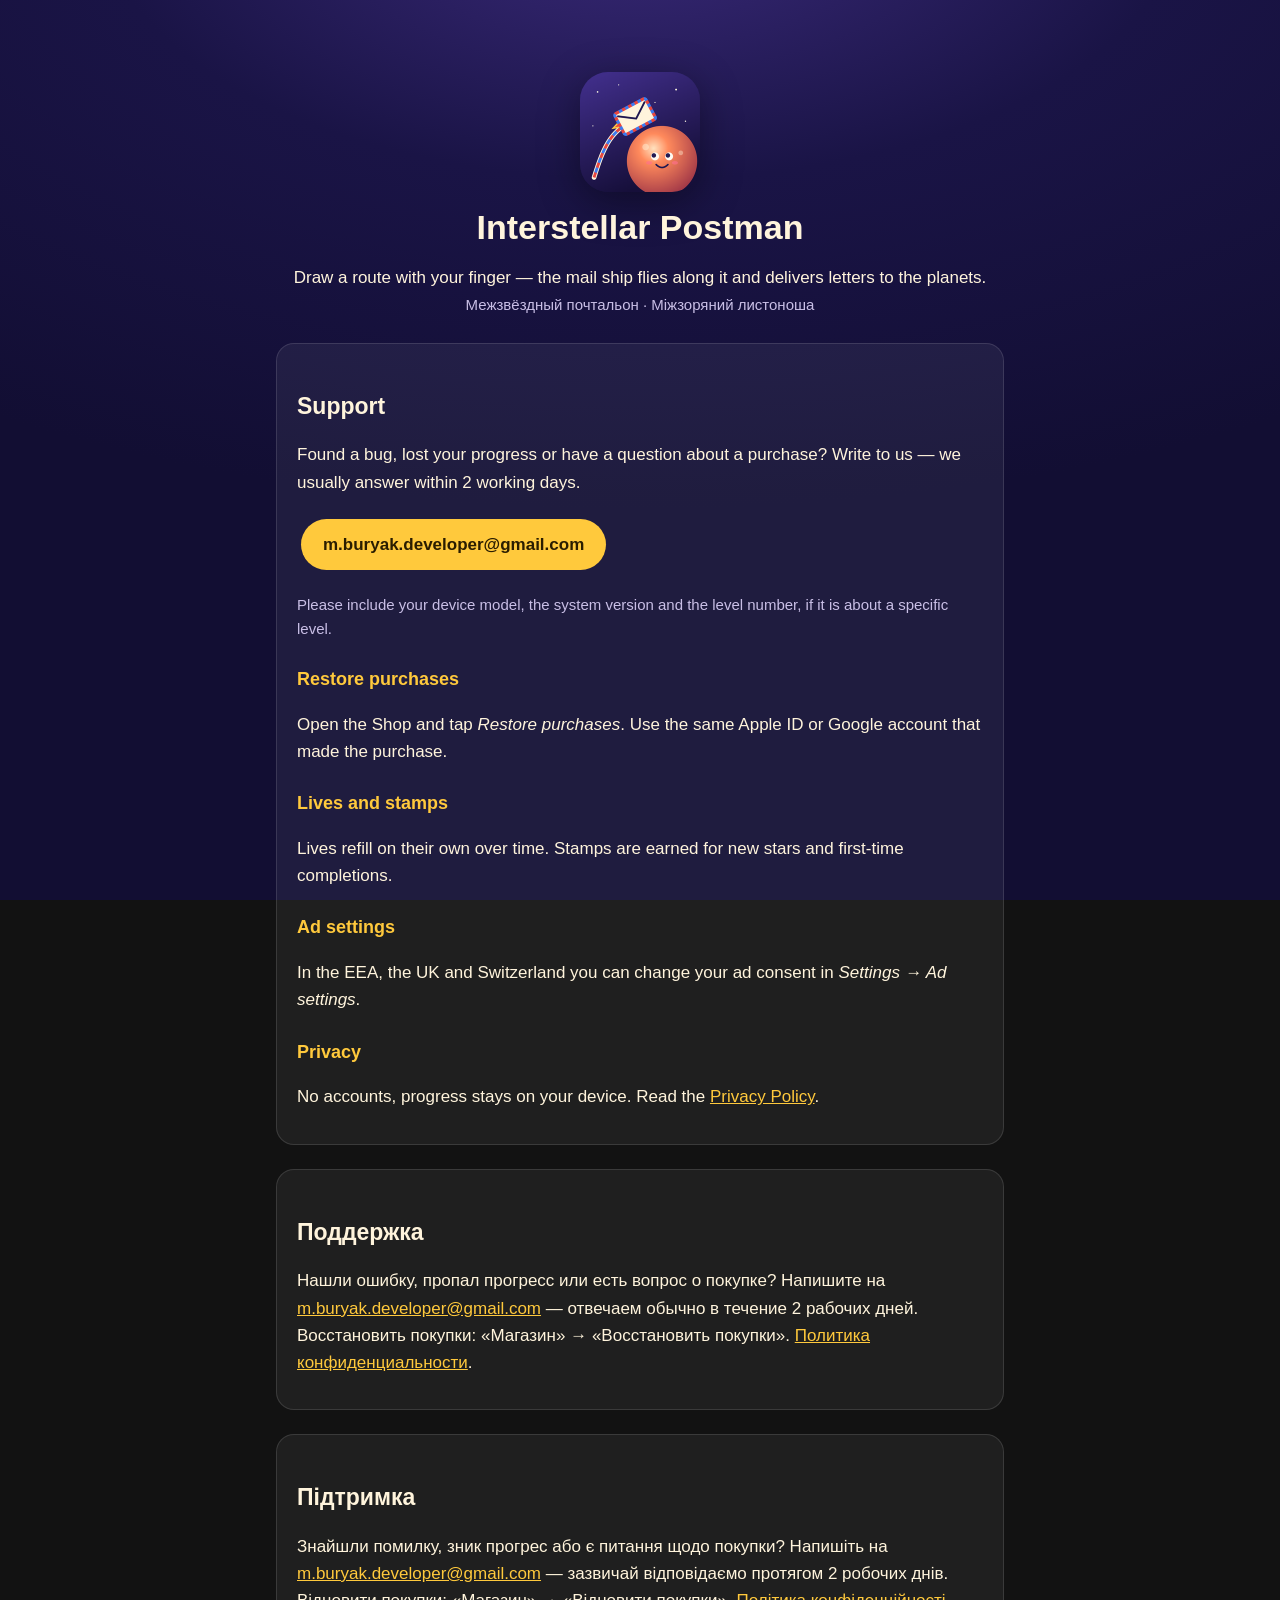
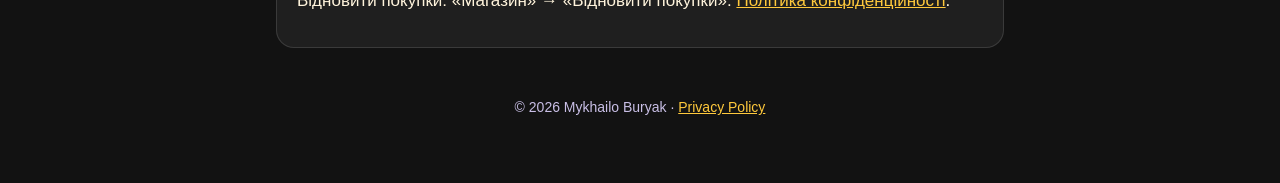
<file: index.html>
<!doctype html>
<html lang="en">
<head>
<meta charset="utf-8">
<meta name="viewport" content="width=device-width, initial-scale=1">
<title>Interstellar Postman</title>
<meta name="description" content="Draw a route with your finger and deliver letters across the galaxy. A calm puzzle game for ages 6 to 60.">
<link rel="icon" href="favicon.png">
<link rel="apple-touch-icon" href="apple-touch-icon.png">
<link rel="stylesheet" href="style.css">
</head>
<body>
<main>
<section class="hero">
  <img src="icon.png" alt="Interstellar Postman icon" width="120" height="120">
  <h1>Interstellar Postman</h1>
  <p>Draw a route with your finger — the mail ship flies along it and delivers letters to the planets.<br>
  <span class="muted">Межзвёздный почтальон · Міжзоряний листоноша</span></p>
</section>

<section class="card" id="support">
  <h2>Support</h2>
  <p>Found a bug, lost your progress or have a question about a purchase? Write to us — we usually answer within 2 working days.</p>
  <p><a class="btn" href="mailto:m.buryak.developer@gmail.com?subject=Interstellar%20Postman">m.buryak.developer@gmail.com</a></p>
  <p class="muted">Please include your device model, the system version and the level number, if it is about a specific level.</p>

  <h3>Restore purchases</h3>
  <p>Open the Shop and tap <i>Restore purchases</i>. Use the same Apple ID or Google account that made the purchase.</p>
  <h3>Lives and stamps</h3>
  <p>Lives refill on their own over time. Stamps are earned for new stars and first-time completions.</p>
  <h3>Ad settings</h3>
  <p>In the EEA, the UK and Switzerland you can change your ad consent in <i>Settings → Ad settings</i>.</p>
  <h3>Privacy</h3>
  <p>No accounts, progress stays on your device. Read the <a href="privacy/">Privacy Policy</a>.</p>
</section>

<section class="card" lang="ru">
  <h2>Поддержка</h2>
  <p>Нашли ошибку, пропал прогресс или есть вопрос о покупке? Напишите на <a href="mailto:m.buryak.developer@gmail.com">m.buryak.developer@gmail.com</a> — отвечаем обычно в течение 2 рабочих дней. Восстановить покупки: «Магазин» → «Восстановить покупки». <a href="privacy/#ru">Политика конфиденциальности</a>.</p>
</section>

<section class="card" lang="uk">
  <h2>Підтримка</h2>
  <p>Знайшли помилку, зник прогрес або є питання щодо покупки? Напишіть на <a href="mailto:m.buryak.developer@gmail.com">m.buryak.developer@gmail.com</a> — зазвичай відповідаємо протягом 2 робочих днів. Відновити покупки: «Магазин» → «Відновити покупки». <a href="privacy/#uk">Політика конфіденційності</a>.</p>
</section>

<footer>© 2026 Mykhailo Buryak · <a href="privacy/">Privacy Policy</a></footer>
</main>
</body>
</html>
</file>
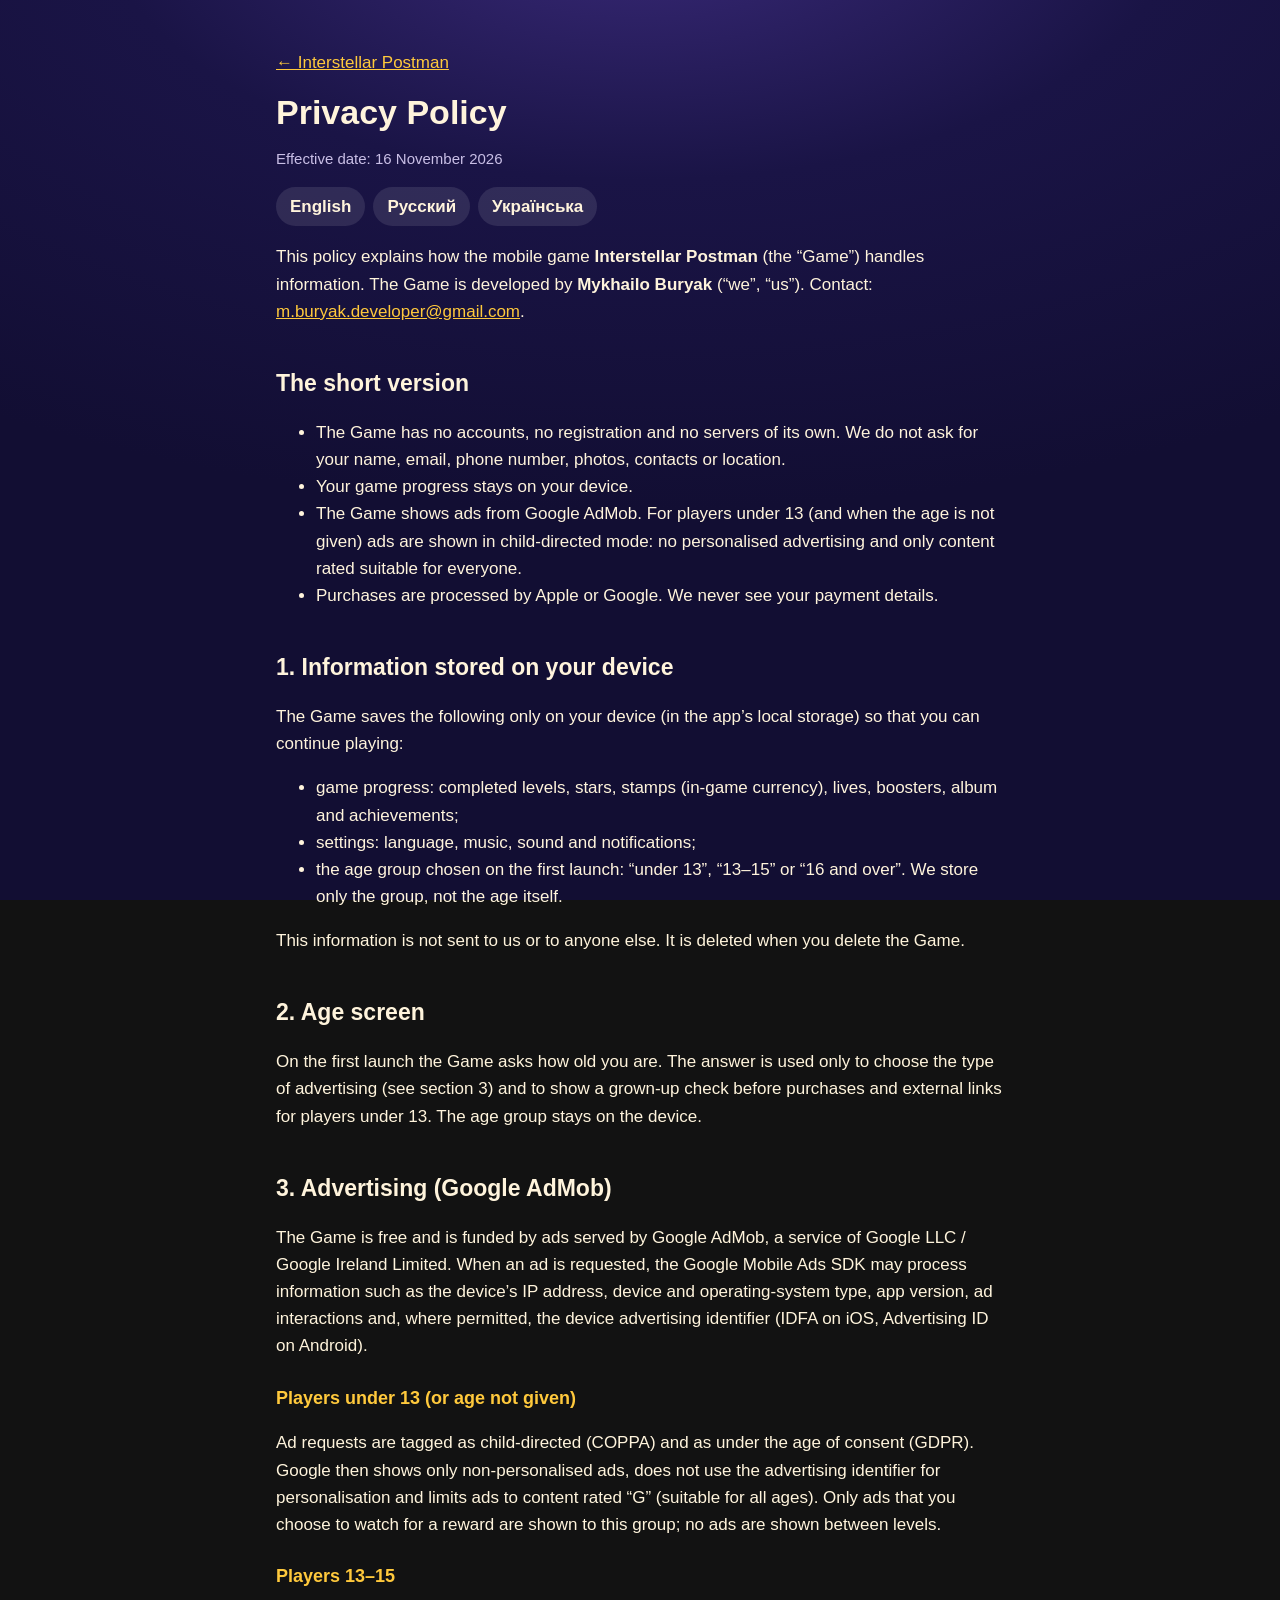
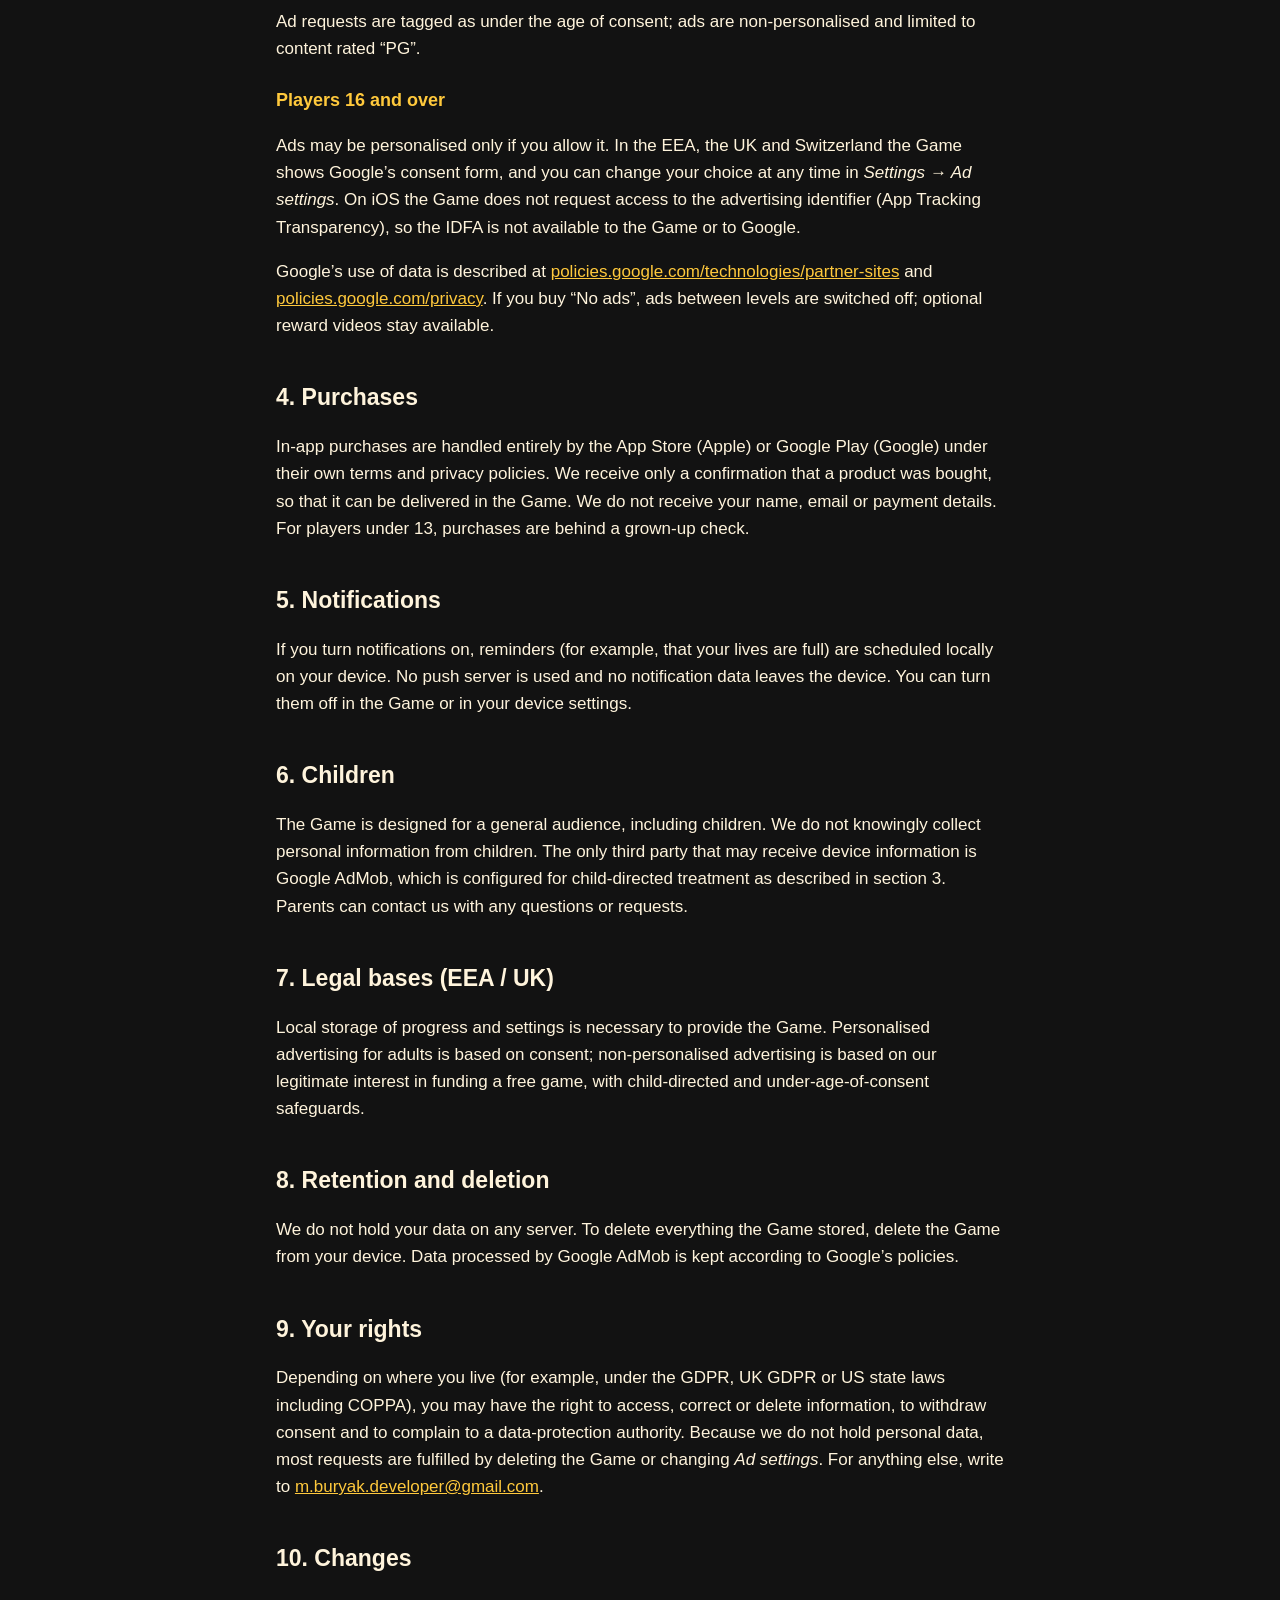
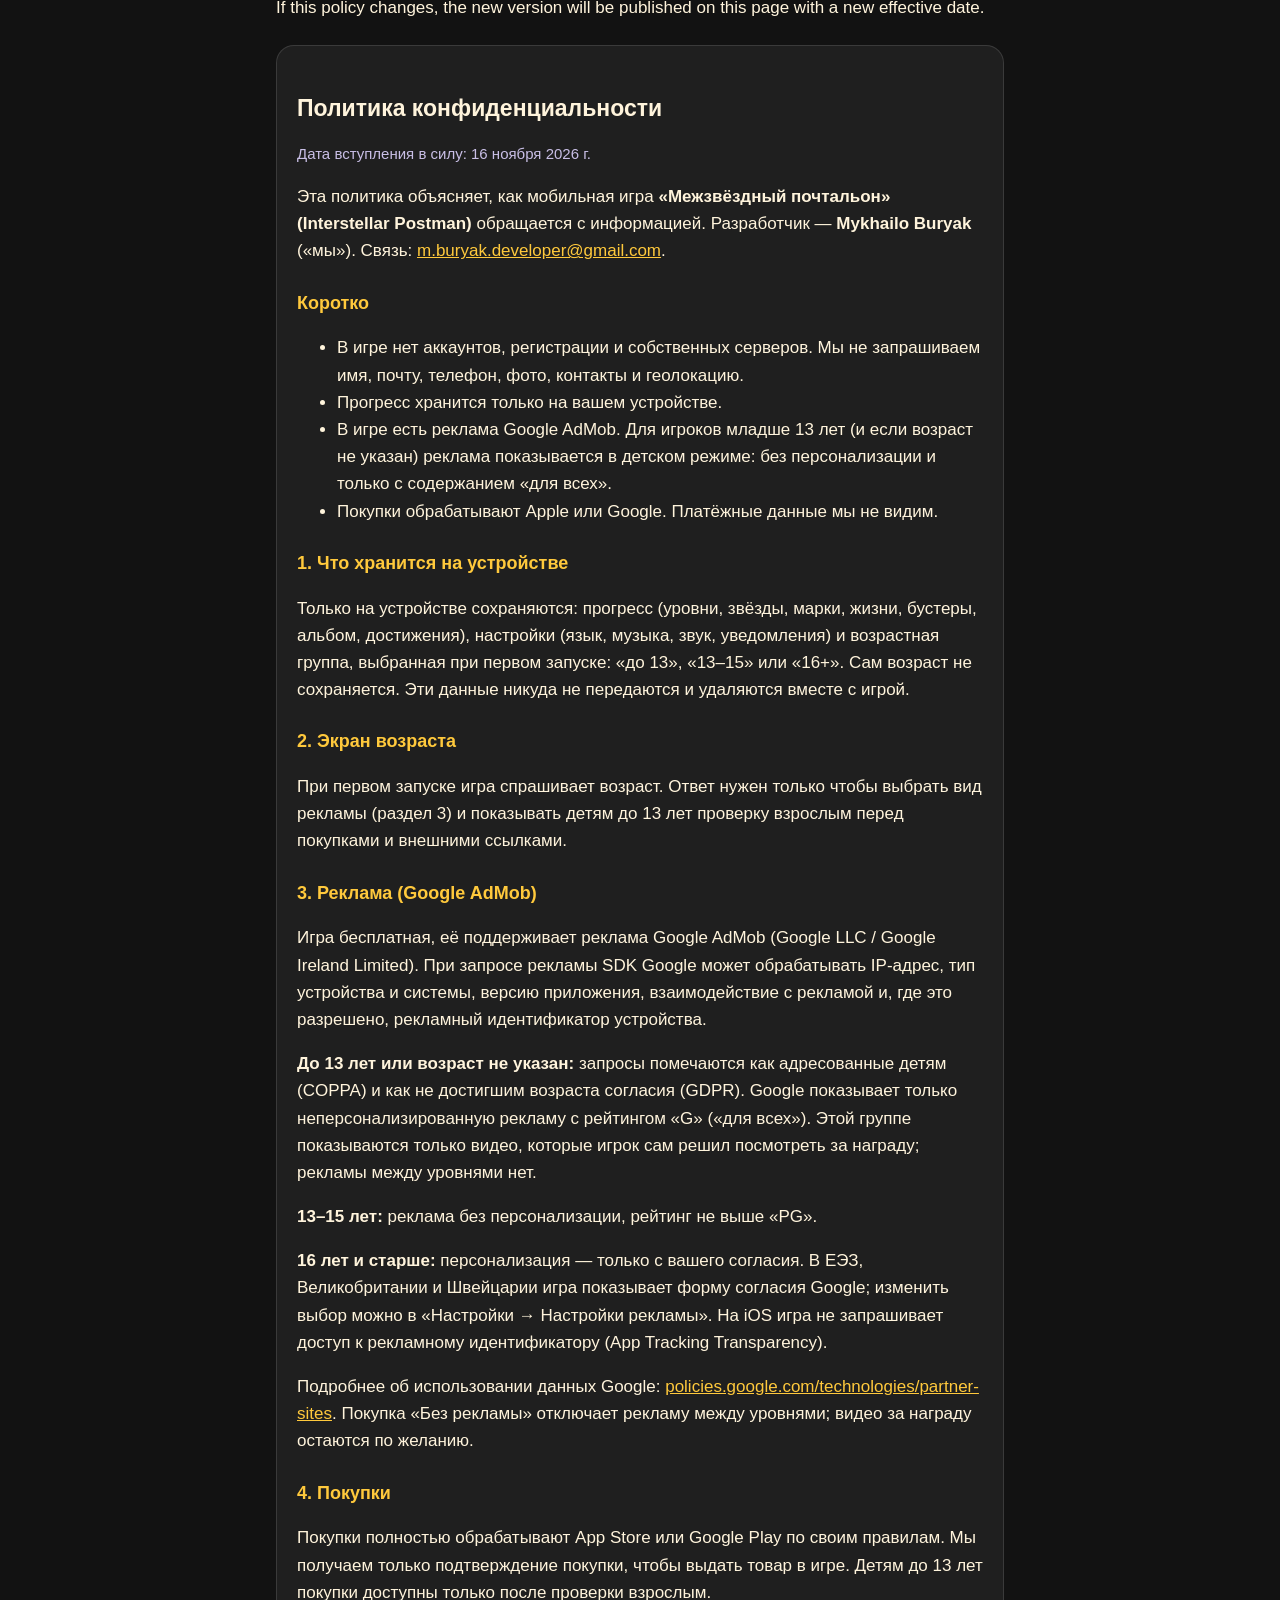
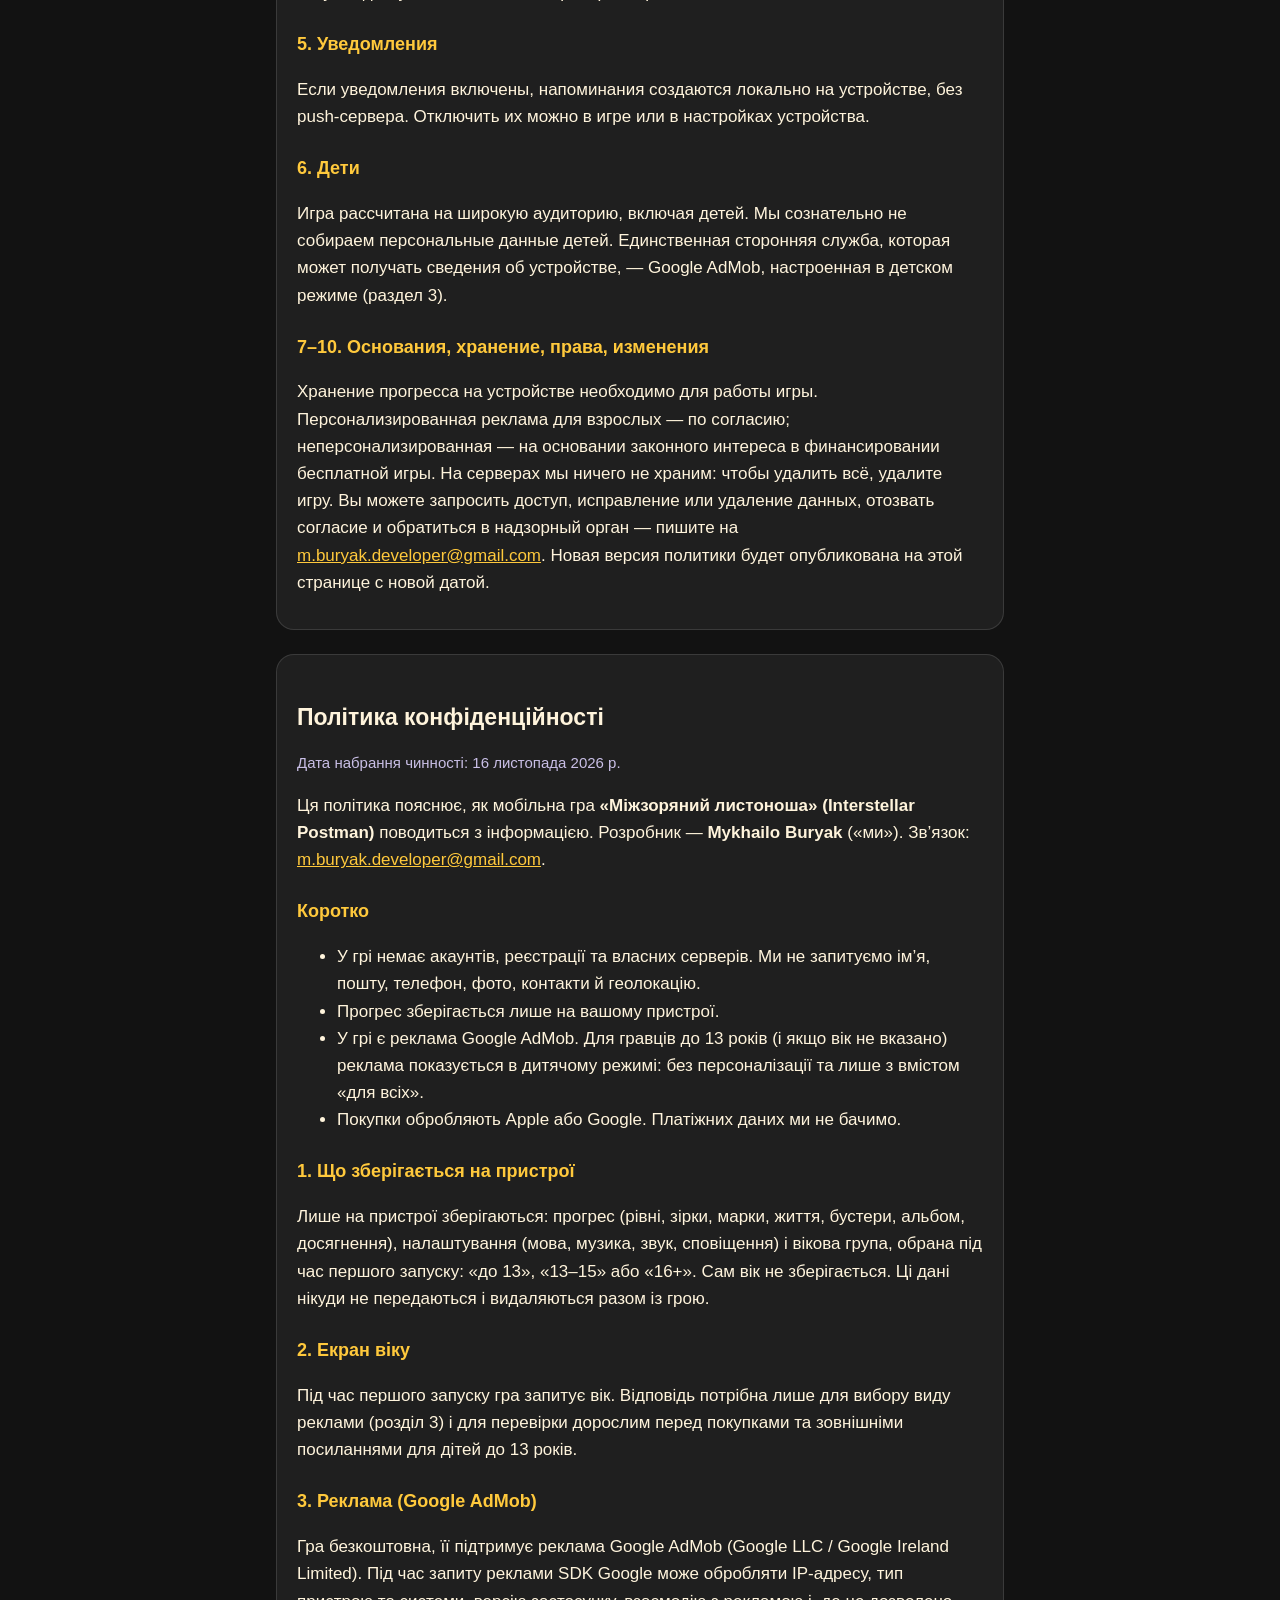
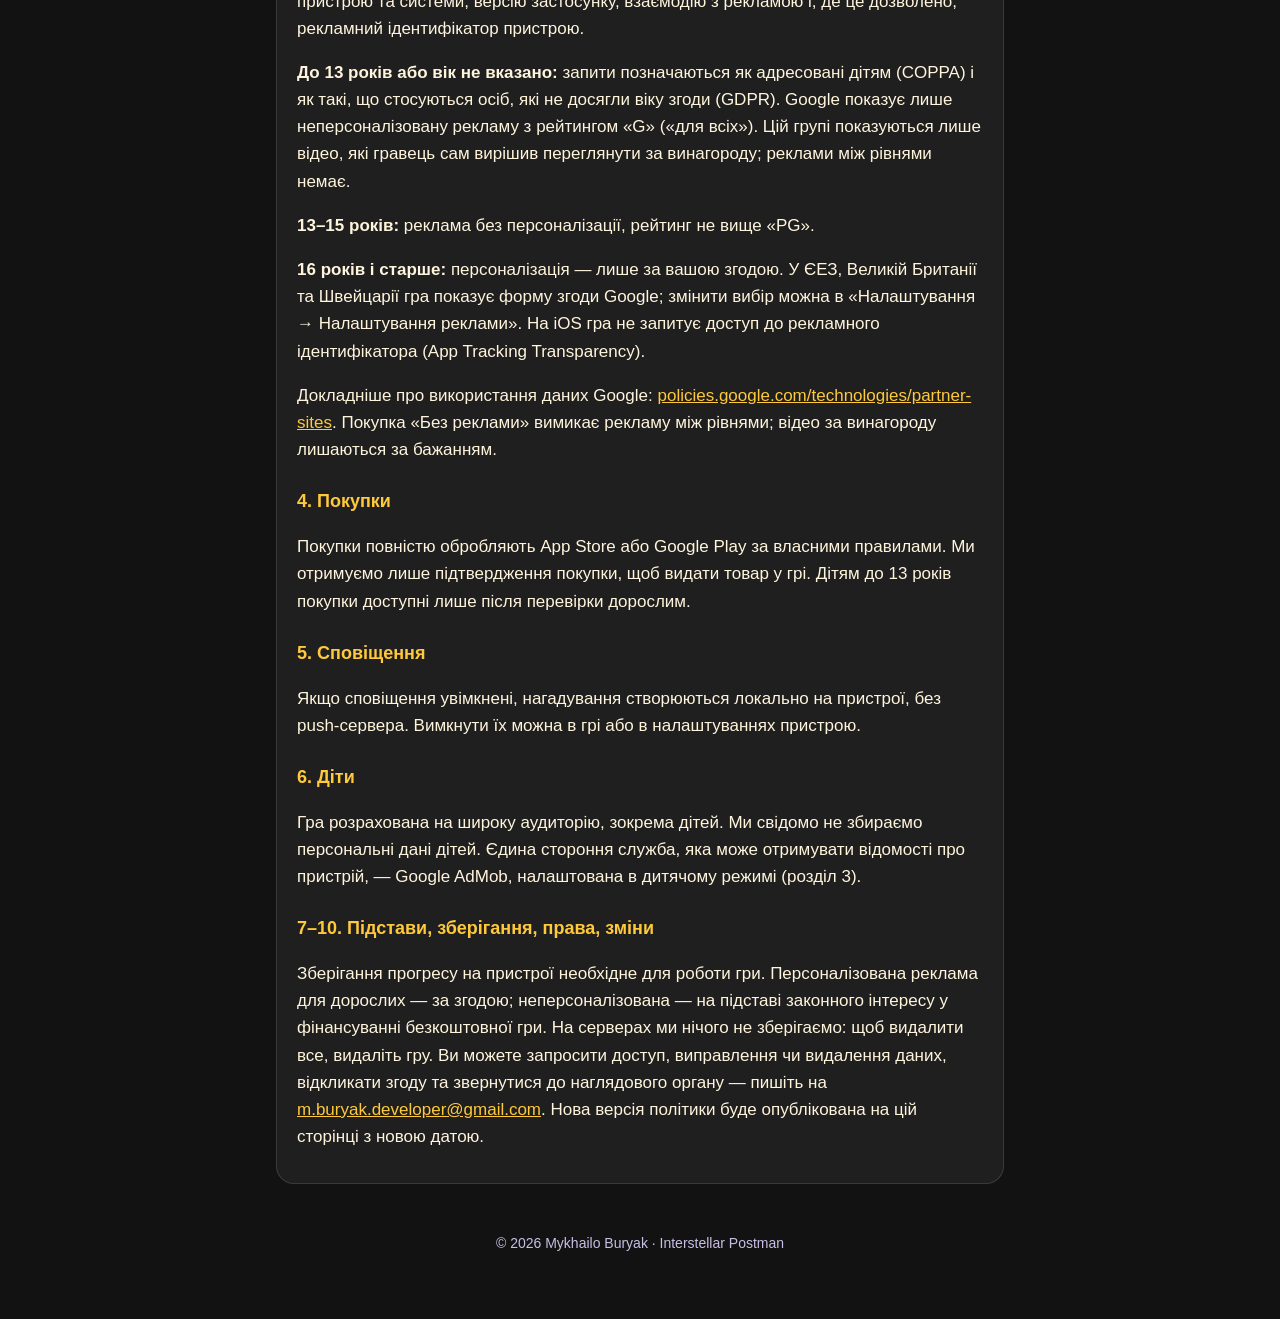
<file: privacy/index.html>
<!doctype html>
<html lang="en">
<head>
<meta charset="utf-8">
<meta name="viewport" content="width=device-width, initial-scale=1">
<title>Privacy Policy — Interstellar Postman</title>
<meta name="description" content="Privacy Policy of the mobile game Interstellar Postman.">
<link rel="icon" href="../favicon.png">
<link rel="apple-touch-icon" href="../apple-touch-icon.png">
<link rel="stylesheet" href="../style.css">
</head>
<body>
<main>
<p><a href="../">← Interstellar Postman</a></p>
<h1>Privacy Policy</h1>
<p class="muted">Effective date: 16 November 2026</p>
<nav class="langs" aria-label="Language">
  <a href="#en">English</a><a href="#ru">Русский</a><a href="#uk">Українська</a>
</nav>

<!-- ================= ENGLISH ================= -->
<section id="en" lang="en">
<p>This policy explains how the mobile game <b>Interstellar Postman</b> (the “Game”) handles information. The Game is developed by <b>Mykhailo Buryak</b> (“we”, “us”). Contact: <a href="mailto:m.buryak.developer@gmail.com">m.buryak.developer@gmail.com</a>.</p>

<h2>The short version</h2>
<ul>
  <li>The Game has no accounts, no registration and no servers of its own. We do not ask for your name, email, phone number, photos, contacts or location.</li>
  <li>Your game progress stays on your device.</li>
  <li>The Game shows ads from Google AdMob. For players under 13 (and when the age is not given) ads are shown in child-directed mode: no personalised advertising and only content rated suitable for everyone.</li>
  <li>Purchases are processed by Apple or Google. We never see your payment details.</li>
</ul>

<h2>1. Information stored on your device</h2>
<p>The Game saves the following only on your device (in the app’s local storage) so that you can continue playing:</p>
<ul>
  <li>game progress: completed levels, stars, stamps (in-game currency), lives, boosters, album and achievements;</li>
  <li>settings: language, music, sound and notifications;</li>
  <li>the age group chosen on the first launch: “under 13”, “13–15” or “16 and over”. We store only the group, not the age itself.</li>
</ul>
<p>This information is not sent to us or to anyone else. It is deleted when you delete the Game.</p>

<h2>2. Age screen</h2>
<p>On the first launch the Game asks how old you are. The answer is used only to choose the type of advertising (see section 3) and to show a grown-up check before purchases and external links for players under 13. The age group stays on the device.</p>

<h2>3. Advertising (Google AdMob)</h2>
<p>The Game is free and is funded by ads served by Google AdMob, a service of Google LLC / Google Ireland Limited. When an ad is requested, the Google Mobile Ads SDK may process information such as the device’s IP address, device and operating-system type, app version, ad interactions and, where permitted, the device advertising identifier (IDFA on iOS, Advertising ID on Android).</p>
<h3>Players under 13 (or age not given)</h3>
<p>Ad requests are tagged as child-directed (COPPA) and as under the age of consent (GDPR). Google then shows only non-personalised ads, does not use the advertising identifier for personalisation and limits ads to content rated “G” (suitable for all ages). Only ads that you choose to watch for a reward are shown to this group; no ads are shown between levels.</p>
<h3>Players 13–15</h3>
<p>Ad requests are tagged as under the age of consent; ads are non-personalised and limited to content rated “PG”.</p>
<h3>Players 16 and over</h3>
<p>Ads may be personalised only if you allow it. In the EEA, the UK and Switzerland the Game shows Google’s consent form, and you can change your choice at any time in <i>Settings → Ad settings</i>. On iOS the Game does not request access to the advertising identifier (App Tracking Transparency), so the IDFA is not available to the Game or to Google.</p>
<p>Google’s use of data is described at <a href="https://policies.google.com/technologies/partner-sites" rel="noopener">policies.google.com/technologies/partner-sites</a> and <a href="https://policies.google.com/privacy" rel="noopener">policies.google.com/privacy</a>. If you buy “No ads”, ads between levels are switched off; optional reward videos stay available.</p>

<h2>4. Purchases</h2>
<p>In-app purchases are handled entirely by the App Store (Apple) or Google Play (Google) under their own terms and privacy policies. We receive only a confirmation that a product was bought, so that it can be delivered in the Game. We do not receive your name, email or payment details. For players under 13, purchases are behind a grown-up check.</p>

<h2>5. Notifications</h2>
<p>If you turn notifications on, reminders (for example, that your lives are full) are scheduled locally on your device. No push server is used and no notification data leaves the device. You can turn them off in the Game or in your device settings.</p>

<h2>6. Children</h2>
<p>The Game is designed for a general audience, including children. We do not knowingly collect personal information from children. The only third party that may receive device information is Google AdMob, which is configured for child-directed treatment as described in section 3. Parents can contact us with any questions or requests.</p>

<h2>7. Legal bases (EEA / UK)</h2>
<p>Local storage of progress and settings is necessary to provide the Game. Personalised advertising for adults is based on consent; non-personalised advertising is based on our legitimate interest in funding a free game, with child-directed and under-age-of-consent safeguards.</p>

<h2>8. Retention and deletion</h2>
<p>We do not hold your data on any server. To delete everything the Game stored, delete the Game from your device. Data processed by Google AdMob is kept according to Google’s policies.</p>

<h2>9. Your rights</h2>
<p>Depending on where you live (for example, under the GDPR, UK GDPR or US state laws including COPPA), you may have the right to access, correct or delete information, to withdraw consent and to complain to a data-protection authority. Because we do not hold personal data, most requests are fulfilled by deleting the Game or changing <i>Ad settings</i>. For anything else, write to <a href="mailto:m.buryak.developer@gmail.com">m.buryak.developer@gmail.com</a>.</p>

<h2>10. Changes</h2>
<p>If this policy changes, the new version will be published on this page with a new effective date.</p>
</section>

<!-- ================= РУССКИЙ ================= -->
<section id="ru" lang="ru" class="card">
<h2>Политика конфиденциальности</h2>
<p class="muted">Дата вступления в силу: 16 ноября 2026 г.</p>
<p>Эта политика объясняет, как мобильная игра <b>«Межзвёздный почтальон» (Interstellar Postman)</b> обращается с информацией. Разработчик — <b>Mykhailo Buryak</b> («мы»). Связь: <a href="mailto:m.buryak.developer@gmail.com">m.buryak.developer@gmail.com</a>.</p>

<h3>Коротко</h3>
<ul>
  <li>В игре нет аккаунтов, регистрации и собственных серверов. Мы не запрашиваем имя, почту, телефон, фото, контакты и геолокацию.</li>
  <li>Прогресс хранится только на вашем устройстве.</li>
  <li>В игре есть реклама Google AdMob. Для игроков младше 13 лет (и если возраст не указан) реклама показывается в детском режиме: без персонализации и только с содержанием «для всех».</li>
  <li>Покупки обрабатывают Apple или Google. Платёжные данные мы не видим.</li>
</ul>

<h3>1. Что хранится на устройстве</h3>
<p>Только на устройстве сохраняются: прогресс (уровни, звёзды, марки, жизни, бустеры, альбом, достижения), настройки (язык, музыка, звук, уведомления) и возрастная группа, выбранная при первом запуске: «до 13», «13–15» или «16+». Сам возраст не сохраняется. Эти данные никуда не передаются и удаляются вместе с игрой.</p>

<h3>2. Экран возраста</h3>
<p>При первом запуске игра спрашивает возраст. Ответ нужен только чтобы выбрать вид рекламы (раздел 3) и показывать детям до 13 лет проверку взрослым перед покупками и внешними ссылками.</p>

<h3>3. Реклама (Google AdMob)</h3>
<p>Игра бесплатная, её поддерживает реклама Google AdMob (Google LLC / Google Ireland Limited). При запросе рекламы SDK Google может обрабатывать IP-адрес, тип устройства и системы, версию приложения, взаимодействие с рекламой и, где это разрешено, рекламный идентификатор устройства.</p>
<p><b>До 13 лет или возраст не указан:</b> запросы помечаются как адресованные детям (COPPA) и как не достигшим возраста согласия (GDPR). Google показывает только неперсонализированную рекламу с рейтингом «G» («для всех»). Этой группе показываются только видео, которые игрок сам решил посмотреть за награду; рекламы между уровнями нет.</p>
<p><b>13–15 лет:</b> реклама без персонализации, рейтинг не выше «PG».</p>
<p><b>16 лет и старше:</b> персонализация — только с вашего согласия. В ЕЭЗ, Великобритании и Швейцарии игра показывает форму согласия Google; изменить выбор можно в «Настройки → Настройки рекламы». На iOS игра не запрашивает доступ к рекламному идентификатору (App Tracking Transparency).</p>
<p>Подробнее об использовании данных Google: <a href="https://policies.google.com/technologies/partner-sites?hl=ru" rel="noopener">policies.google.com/technologies/partner-sites</a>. Покупка «Без рекламы» отключает рекламу между уровнями; видео за награду остаются по желанию.</p>

<h3>4. Покупки</h3>
<p>Покупки полностью обрабатывают App Store или Google Play по своим правилам. Мы получаем только подтверждение покупки, чтобы выдать товар в игре. Детям до 13 лет покупки доступны только после проверки взрослым.</p>

<h3>5. Уведомления</h3>
<p>Если уведомления включены, напоминания создаются локально на устройстве, без push-сервера. Отключить их можно в игре или в настройках устройства.</p>

<h3>6. Дети</h3>
<p>Игра рассчитана на широкую аудиторию, включая детей. Мы сознательно не собираем персональные данные детей. Единственная сторонняя служба, которая может получать сведения об устройстве, — Google AdMob, настроенная в детском режиме (раздел 3).</p>

<h3>7–10. Основания, хранение, права, изменения</h3>
<p>Хранение прогресса на устройстве необходимо для работы игры. Персонализированная реклама для взрослых — по согласию; неперсонализированная — на основании законного интереса в финансировании бесплатной игры. На серверах мы ничего не храним: чтобы удалить всё, удалите игру. Вы можете запросить доступ, исправление или удаление данных, отозвать согласие и обратиться в надзорный орган — пишите на <a href="mailto:m.buryak.developer@gmail.com">m.buryak.developer@gmail.com</a>. Новая версия политики будет опубликована на этой странице с новой датой.</p>
</section>

<!-- ================= УКРАЇНСЬКА ================= -->
<section id="uk" lang="uk" class="card">
<h2>Політика конфіденційності</h2>
<p class="muted">Дата набрання чинності: 16 листопада 2026 р.</p>
<p>Ця політика пояснює, як мобільна гра <b>«Міжзоряний листоноша» (Interstellar Postman)</b> поводиться з інформацією. Розробник — <b>Mykhailo Buryak</b> («ми»). Зв’язок: <a href="mailto:m.buryak.developer@gmail.com">m.buryak.developer@gmail.com</a>.</p>

<h3>Коротко</h3>
<ul>
  <li>У грі немає акаунтів, реєстрації та власних серверів. Ми не запитуємо ім’я, пошту, телефон, фото, контакти й геолокацію.</li>
  <li>Прогрес зберігається лише на вашому пристрої.</li>
  <li>У грі є реклама Google AdMob. Для гравців до 13 років (і якщо вік не вказано) реклама показується в дитячому режимі: без персоналізації та лише з вмістом «для всіх».</li>
  <li>Покупки обробляють Apple або Google. Платіжних даних ми не бачимо.</li>
</ul>

<h3>1. Що зберігається на пристрої</h3>
<p>Лише на пристрої зберігаються: прогрес (рівні, зірки, марки, життя, бустери, альбом, досягнення), налаштування (мова, музика, звук, сповіщення) і вікова група, обрана під час першого запуску: «до 13», «13–15» або «16+». Сам вік не зберігається. Ці дані нікуди не передаються і видаляються разом із грою.</p>

<h3>2. Екран віку</h3>
<p>Під час першого запуску гра запитує вік. Відповідь потрібна лише для вибору виду реклами (розділ 3) і для перевірки дорослим перед покупками та зовнішніми посиланнями для дітей до 13 років.</p>

<h3>3. Реклама (Google AdMob)</h3>
<p>Гра безкоштовна, її підтримує реклама Google AdMob (Google LLC / Google Ireland Limited). Під час запиту реклами SDK Google може обробляти IP-адресу, тип пристрою та системи, версію застосунку, взаємодію з рекламою і, де це дозволено, рекламний ідентифікатор пристрою.</p>
<p><b>До 13 років або вік не вказано:</b> запити позначаються як адресовані дітям (COPPA) і як такі, що стосуються осіб, які не досягли віку згоди (GDPR). Google показує лише неперсоналізовану рекламу з рейтингом «G» («для всіх»). Цій групі показуються лише відео, які гравець сам вирішив переглянути за винагороду; реклами між рівнями немає.</p>
<p><b>13–15 років:</b> реклама без персоналізації, рейтинг не вище «PG».</p>
<p><b>16 років і старше:</b> персоналізація — лише за вашою згодою. У ЄЕЗ, Великій Британії та Швейцарії гра показує форму згоди Google; змінити вибір можна в «Налаштування → Налаштування реклами». На iOS гра не запитує доступ до рекламного ідентифікатора (App Tracking Transparency).</p>
<p>Докладніше про використання даних Google: <a href="https://policies.google.com/technologies/partner-sites?hl=uk" rel="noopener">policies.google.com/technologies/partner-sites</a>. Покупка «Без реклами» вимикає рекламу між рівнями; відео за винагороду лишаються за бажанням.</p>

<h3>4. Покупки</h3>
<p>Покупки повністю обробляють App Store або Google Play за власними правилами. Ми отримуємо лише підтвердження покупки, щоб видати товар у грі. Дітям до 13 років покупки доступні лише після перевірки дорослим.</p>

<h3>5. Сповіщення</h3>
<p>Якщо сповіщення увімкнені, нагадування створюються локально на пристрої, без push-сервера. Вимкнути їх можна в грі або в налаштуваннях пристрою.</p>

<h3>6. Діти</h3>
<p>Гра розрахована на широку аудиторію, зокрема дітей. Ми свідомо не збираємо персональні дані дітей. Єдина стороння служба, яка може отримувати відомості про пристрій, — Google AdMob, налаштована в дитячому режимі (розділ 3).</p>

<h3>7–10. Підстави, зберігання, права, зміни</h3>
<p>Зберігання прогресу на пристрої необхідне для роботи гри. Персоналізована реклама для дорослих — за згодою; неперсоналізована — на підставі законного інтересу у фінансуванні безкоштовної гри. На серверах ми нічого не зберігаємо: щоб видалити все, видаліть гру. Ви можете запросити доступ, виправлення чи видалення даних, відкликати згоду та звернутися до наглядового органу — пишіть на <a href="mailto:m.buryak.developer@gmail.com">m.buryak.developer@gmail.com</a>. Нова версія політики буде опублікована на цій сторінці з новою датою.</p>
</section>

<footer>© 2026 Mykhailo Buryak · Interstellar Postman</footer>
</main>
</body>
</html>
</file>
<file: style.css>
:root { --bg:#120e33; --bg2:#1a1446; --ink:#fff4dc; --muted:#c9bfe6; --sun:#ffc93c; --panel:#fff8e8; --pink:#ff6fa0; color-scheme: dark; }
* { box-sizing: border-box; }
html { -webkit-text-size-adjust: 100%; }
body { margin: 0; background: radial-gradient(1200px 600px at 50% -10%, #3a2a7a 0%, var(--bg2) 45%, var(--bg) 100%) fixed; color: var(--ink);
  font: 17px/1.6 -apple-system, BlinkMacSystemFont, "Segoe UI", Roboto, "Helvetica Neue", Arial, sans-serif; }
main { max-width: 760px; margin: 0 auto; padding: 32px 16px 64px; }
a { color: var(--sun); }
h1 { font-size: 34px; line-height: 1.15; margin: 8px 0 6px; }
h2 { font-size: 23px; margin: 40px 0 8px; }
h3 { font-size: 18px; margin: 24px 0 4px; color: var(--sun); }
p, li { color: var(--ink); }
.muted { color: var(--muted); font-size: 15px; }
.langs { display: flex; flex-wrap: wrap; gap: 8px; margin: 16px 0 8px; }
.langs a { padding: 6px 14px; border-radius: 999px; background: rgba(255,255,255,.1); text-decoration: none; color: var(--ink); font-weight: 600; }
.card { background: rgba(255,255,255,.06); border: 1px solid rgba(255,255,255,.12); border-radius: 18px; padding: 4px 20px 16px; margin-top: 24px; }
.hero { text-align: center; padding-top: 40px; }
.hero img { width: 120px; height: 120px; border-radius: 28px; box-shadow: 0 10px 40px rgba(0,0,0,.4); }
.btn { display: inline-block; margin: 6px 4px; padding: 12px 22px; border-radius: 999px; background: var(--sun); color: #2a1d00; font-weight: 700; text-decoration: none; }
table { width: 100%; border-collapse: collapse; font-size: 15px; }
th, td { text-align: left; vertical-align: top; padding: 8px 6px; border-bottom: 1px solid rgba(255,255,255,.12); }
th { color: var(--muted); font-weight: 600; }
footer { margin-top: 48px; color: var(--muted); font-size: 14px; text-align: center; }
</file>
